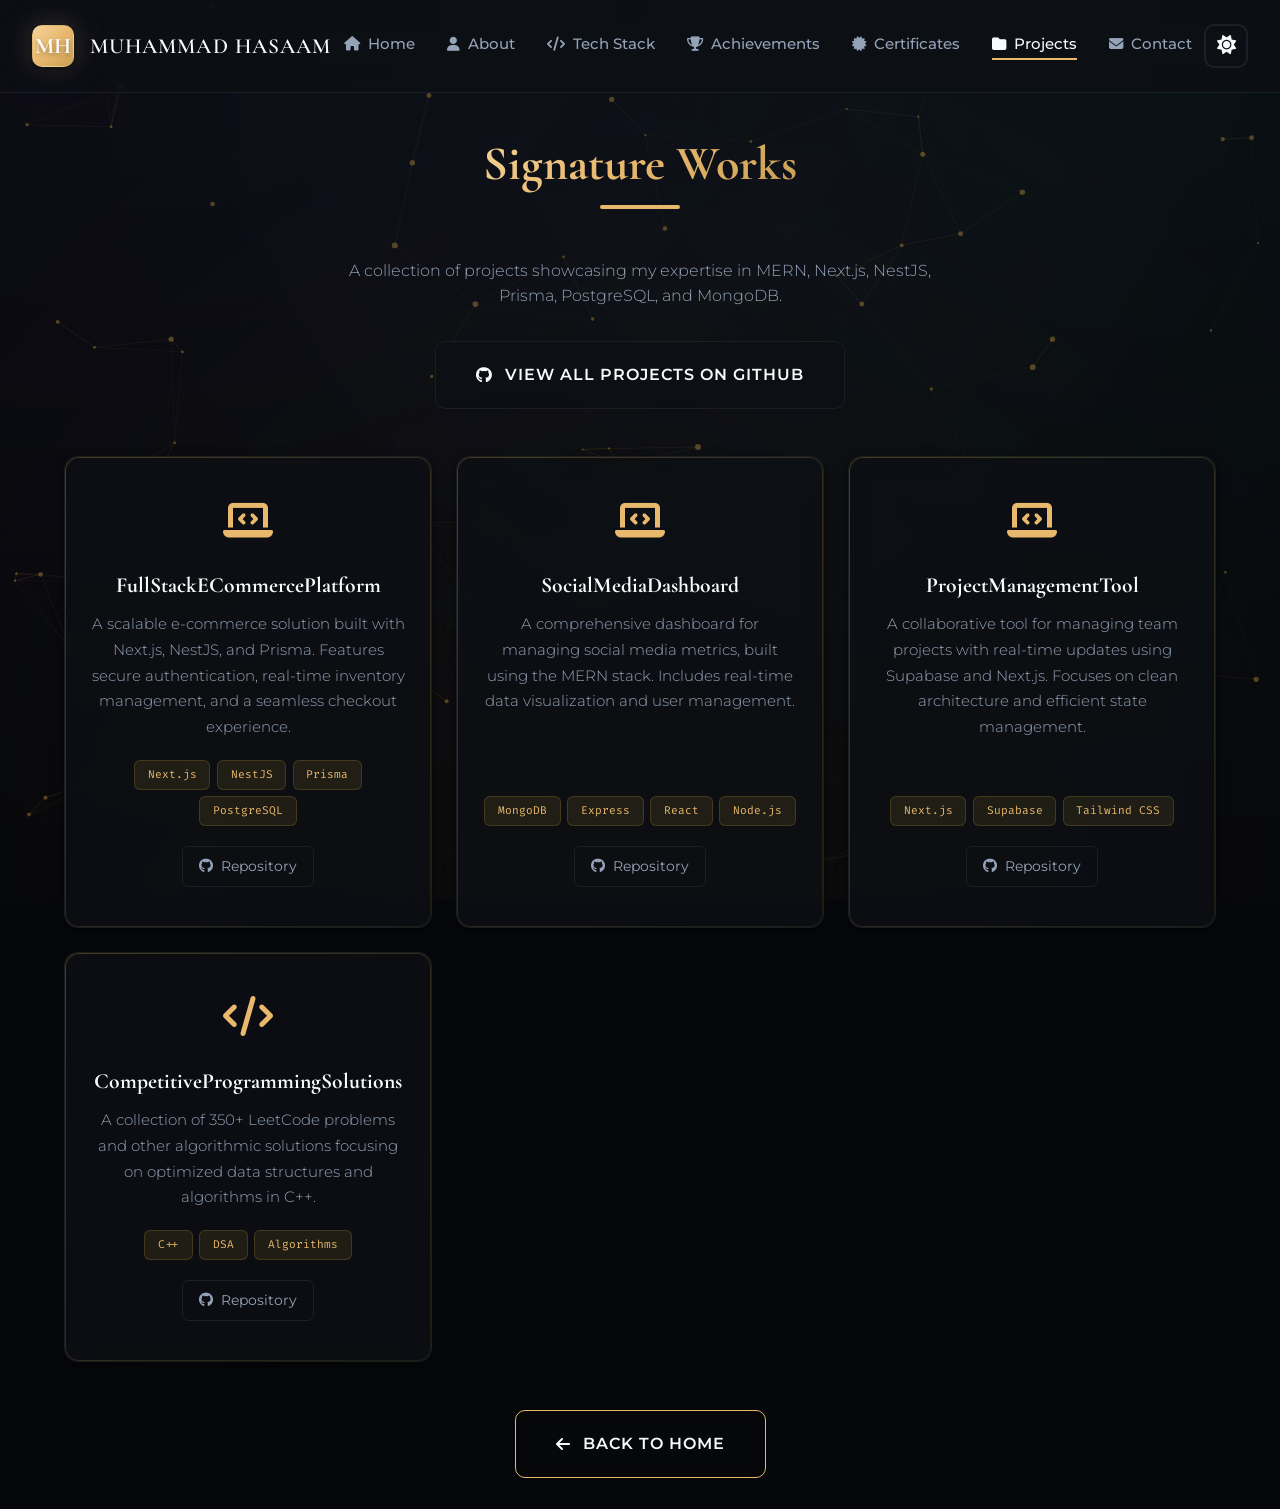
<file: projects.html>
<!doctype html>
<html lang="en">
  <head>
    <meta charset="UTF-8" />
    <meta name="viewport" content="width=device-width, initial-scale=1.0" />
    <meta
      name="description"
      content="Muhammad Hasaam - Projects Portfolio showcasing Full Stack Web Development, MERN Stack, Next.js, and NestJS projects."
    />
    <meta
      name="keywords"
      content="Muhammad Hasaam, Projects, MERN Stack, Next.js, NestJS, Full Stack, Portfolio"
    />
    <meta name="author" content="Muhammad Hasaam" />
    <title>Projects | Muhammad Hasaam</title>

    <!-- Google Fonts - Premium Luxury Fonts -->
    <link rel="preconnect" href="https://fonts.googleapis.com" />
    <link rel="preconnect" href="https://fonts.gstatic.com" crossorigin />
    <link
      href="https://fonts.googleapis.com/css2?family=Cormorant+Garamond:wght@300;400;500;600;700&family=Montserrat:wght@200;300;400;500;600;700;800&family=Fira+Code:wght@400;500&display=swap"
      rel="stylesheet"
    />

    <link rel="stylesheet" href="css/styles.css" />
    <link
      rel="stylesheet"
      href="https://cdnjs.cloudflare.com/ajax/libs/font-awesome/6.5.1/css/all.min.css"
    />
    <link rel="icon" type="image/svg+xml" href="favicon.svg" />

    <!-- Instant theme application to prevent flash -->
    <script>
      (function () {
        const savedTheme = localStorage.getItem("portfolio-theme");
        if (savedTheme !== "light") {
          document.documentElement.classList.add("dark-theme");
        }
      })();
    </script>
  </head>

  <body>
    <!-- Particles Background -->
    <canvas id="particles-canvas"></canvas>

    <!-- Aurora Waves Background -->
    <div class="aurora-layer" aria-hidden="true">
      <div class="aurora-wave aurora-wave-1"></div>
      <div class="aurora-wave aurora-wave-2"></div>
      <div class="aurora-wave aurora-wave-3"></div>
    </div>

    <!-- Fixed Header -->
    <header id="main-header">
      <nav class="nav-container">
        <!-- Mobile Menu Toggle -->
        <button
          class="mobile-menu-toggle"
          id="mobile-menu-toggle"
          aria-label="Toggle menu"
        >
          <span></span>
          <span></span>
          <span></span>
        </button>

        <div class="logo">
          <a
            href="index.html"
            class="logo-wrapper"
            style="text-decoration: none"
          >
            <span class="logo-icon">MH</span>
            <span class="logo-title">Muhammad Hasaam</span>
          </a>
        </div>

        <nav>
          <ul class="nav-menu" id="nav-menu">
            <li>
              <a href="index.html" class="nav-link"
                ><i class="fas fa-home"></i> Home</a
              >
            </li>
            <li>
              <a href="index.html#about" class="nav-link"
                ><i class="fas fa-user"></i> About</a
              >
            </li>
            <li>
              <a href="index.html#tech-stack" class="nav-link"
                ><i class="fas fa-code"></i> Tech Stack</a
              >
            </li>
            <li>
              <a href="index.html#achievements" class="nav-link"
                ><i class="fas fa-trophy"></i> Achievements</a
              >
            </li>
            <li>
              <a href="index.html#certificates" class="nav-link"
                ><i class="fas fa-certificate"></i> Certificates</a
              >
            </li>
            <li>
              <a href="projects.html" class="nav-link active"
                ><i class="fas fa-folder"></i> Projects</a
              >
            </li>
            <li>
              <a href="index.html#contact" class="nav-link"
                ><i class="fas fa-envelope"></i> Contact</a
              >
            </li>
          </ul>
        </nav>

        <button
          id="theme-toggle"
          class="theme-toggle"
          aria-label="Toggle theme"
        >
          <i class="fas fa-moon"></i>
        </button>
      </nav>
    </header>

    <!-- Projects Section -->
    <section
      id="projects"
      class="projects-section"
      style="padding-top: 120px; min-height: 100vh"
    >
      <div class="container">
        <h2 class="section-title">Signature Works</h2>

        <p
          style="
            text-align: center;
            color: var(--text-secondary);
            margin-bottom: 2rem;
            max-width: 600px;
            margin-left: auto;
            margin-right: auto;
          "
        >
          A collection of projects showcasing my expertise in MERN, Next.js,
          NestJS, Prisma, PostgreSQL, and MongoDB.
        </p>

        <!-- GitHub Profile Link -->
        <div style="text-align: center; margin-bottom: 3rem">
          <a
            href="https://github.com/M-Hasaam"
            target="_blank"
            rel="noopener noreferrer"
            class="cta-button"
            style="display: inline-flex"
          >
            <i class="fab fa-github"></i> View All Projects on GitHub
          </a>
        </div>

        <div id="projects-grid" class="projects-grid">
          <!-- Projects will be loaded dynamically from projects-data.json -->
        </div>

        <!-- Back to Home -->
        <div style="text-align: center; margin-top: 3rem">
          <a
            href="index.html"
            class="cta-button"
            style="
              display: inline-flex;
              background: transparent;
              border: 1px solid var(--gold-primary);
            "
          >
            <i class="fas fa-arrow-left"></i> Back to Home
          </a>
        </div>
      </div>
    </section>

    <!-- Back to Top Button -->
    <button id="back-to-top" class="back-to-top" aria-label="Back to top">
      <i class="fas fa-arrow-up"></i>
    </button>

    <script type="module" src="js/projects-page.js"></script>
  </body>
</html>
</file>
<file: css/styles.css>
/* ==========================================
   PORTFOLIO CSS - MAIN ENTRY POINT
   ========================================== */

/* Base & Reset */
@import 'base/variables.css';
@import 'base/reset.css';
@import 'base/layout.css';
@import 'base/typography.css';

/* Components */
@import 'components/buttons.css';
@import 'components/cards.css';
@import 'components/nav.css';
@import 'components/animations.css';

/* Sections */
@import 'sections/hero.css';
@import 'sections/about.css';
@import 'sections/projects.css';
@import 'sections/contact.css';

/* Utilities */
@import 'utils/responsive.css';

/* ==========================================
   NATURE-INSPIRED BACKGROUND SYSTEM
   ========================================== */

body {
    position: relative;
}

body::before {
    content: '';
    position: fixed;
    top: 0;
    left: 0;
    width: 100%;
    height: 100%;
    z-index: -3;
    background: var(--bg-primary);
    transition: background var(--transition-slow);
}

/* Aurora Wave Layer */
.aurora-layer {
    position: fixed;
    top: 0;
    left: 0;
    width: 100%;
    height: 100%;
    z-index: -2;
    pointer-events: none;
    overflow: hidden;
}

.aurora-wave {
    position: absolute;
    width: 200%;
    height: 200%;
    top: -50%;
    left: -50%;
    opacity: 0.4;
    filter: blur(60px);
    animation: auroraFlow 25s ease-in-out infinite;
}

.aurora-wave-1 {
    background: radial-gradient(ellipse at 30% 20%, 
        rgba(167, 139, 250, 0.15) 0%, 
        transparent 50%);
    animation-delay: 0s;
}

.aurora-wave-2 {
    background: radial-gradient(ellipse at 70% 30%, 
        rgba(103, 232, 249, 0.12) 0%, 
        transparent 45%);
    animation-delay: -8s;
    animation-duration: 30s;
}

.aurora-wave-3 {
    background: radial-gradient(ellipse at 50% 70%, 
        rgba(232, 184, 109, 0.1) 0%, 
        transparent 50%);
    animation-delay: -15s;
    animation-duration: 35s;
}

@keyframes auroraFlow {
    0%, 100% {
        transform: translate(0, 0) rotate(0deg) scale(1);
    }
    25% {
        transform: translate(5%, -5%) rotate(3deg) scale(1.05);
    }
    50% {
        transform: translate(-3%, 3%) rotate(-2deg) scale(0.98);
    }
    75% {
        transform: translate(4%, 2%) rotate(2deg) scale(1.02);
    }
}

/* Firefly Container */
.fireflies-container {
    position: fixed;
    top: 0;
    left: 0;
    width: 100%;
    height: 100%;
    z-index: -1;
    pointer-events: none;
    overflow: hidden;
}

.firefly {
    position: absolute;
    width: 6px;
    height: 6px;
    border-radius: 50%;
    background: var(--gold-primary);
    box-shadow: 
        0 0 10px 2px rgba(232, 184, 109, 0.6),
        0 0 20px 4px rgba(232, 184, 109, 0.4),
        0 0 30px 6px rgba(232, 184, 109, 0.2);
    animation: fireflyFloat 15s ease-in-out infinite, fireflyGlow 3s ease-in-out infinite;
}

.firefly:nth-child(1) { top: 10%; left: 10%; animation-delay: 0s, 0s; animation-duration: 18s, 2.5s; }
.firefly:nth-child(2) { top: 20%; left: 80%; animation-delay: -3s, -0.5s; animation-duration: 22s, 3s; }
.firefly:nth-child(3) { top: 60%; left: 20%; animation-delay: -6s, -1s; animation-duration: 16s, 2.8s; }
.firefly:nth-child(4) { top: 80%; left: 70%; animation-delay: -9s, -1.5s; animation-duration: 20s, 3.2s; }
.firefly:nth-child(5) { top: 40%; left: 50%; animation-delay: -12s, -2s; animation-duration: 24s, 2.6s; }
.firefly:nth-child(6) { top: 70%; left: 40%; animation-delay: -4s, -0.8s; animation-duration: 19s, 3.5s; }
.firefly:nth-child(7) { top: 30%; left: 30%; animation-delay: -7s, -1.2s; animation-duration: 21s, 2.9s; }
.firefly:nth-child(8) { top: 50%; left: 85%; animation-delay: -10s, -1.8s; animation-duration: 17s, 3.1s; }
.firefly:nth-child(9) { top: 15%; left: 60%; animation-delay: -2s, -0.3s; animation-duration: 23s, 2.7s; }
.firefly:nth-child(10) { top: 85%; left: 15%; animation-delay: -8s, -1.3s; animation-duration: 25s, 3.3s; }

@keyframes fireflyFloat {
    0%, 100% {
        transform: translate(0, 0);
    }
    20% {
        transform: translate(40px, -60px);
    }
    40% {
        transform: translate(-30px, -100px);
    }
    60% {
        transform: translate(60px, -40px);
    }
    80% {
        transform: translate(-40px, -80px);
    }
}

@keyframes fireflyGlow {
    0%, 100% {
        opacity: 0.3;
        transform: scale(0.8);
    }
    50% {
        opacity: 1;
        transform: scale(1.2);
    }
}

/* Light mode adjustments */
:root:not(.dark-theme) .firefly {
    background: var(--gold-secondary);
    box-shadow: 
        0 0 8px 2px rgba(201, 160, 85, 0.5),
        0 0 16px 4px rgba(201, 160, 85, 0.3),
        0 0 24px 6px rgba(201, 160, 85, 0.15);
}

:root:not(.dark-theme) .aurora-wave {
    opacity: 0.25;
}

/* Particles Background */
#particles-canvas {
   position: fixed;
   top: 0;
   left: 0;
   width: 100%;
   height: 100%;
   z-index: -1;
   pointer-events: none;
   background: transparent;
}
</file>
